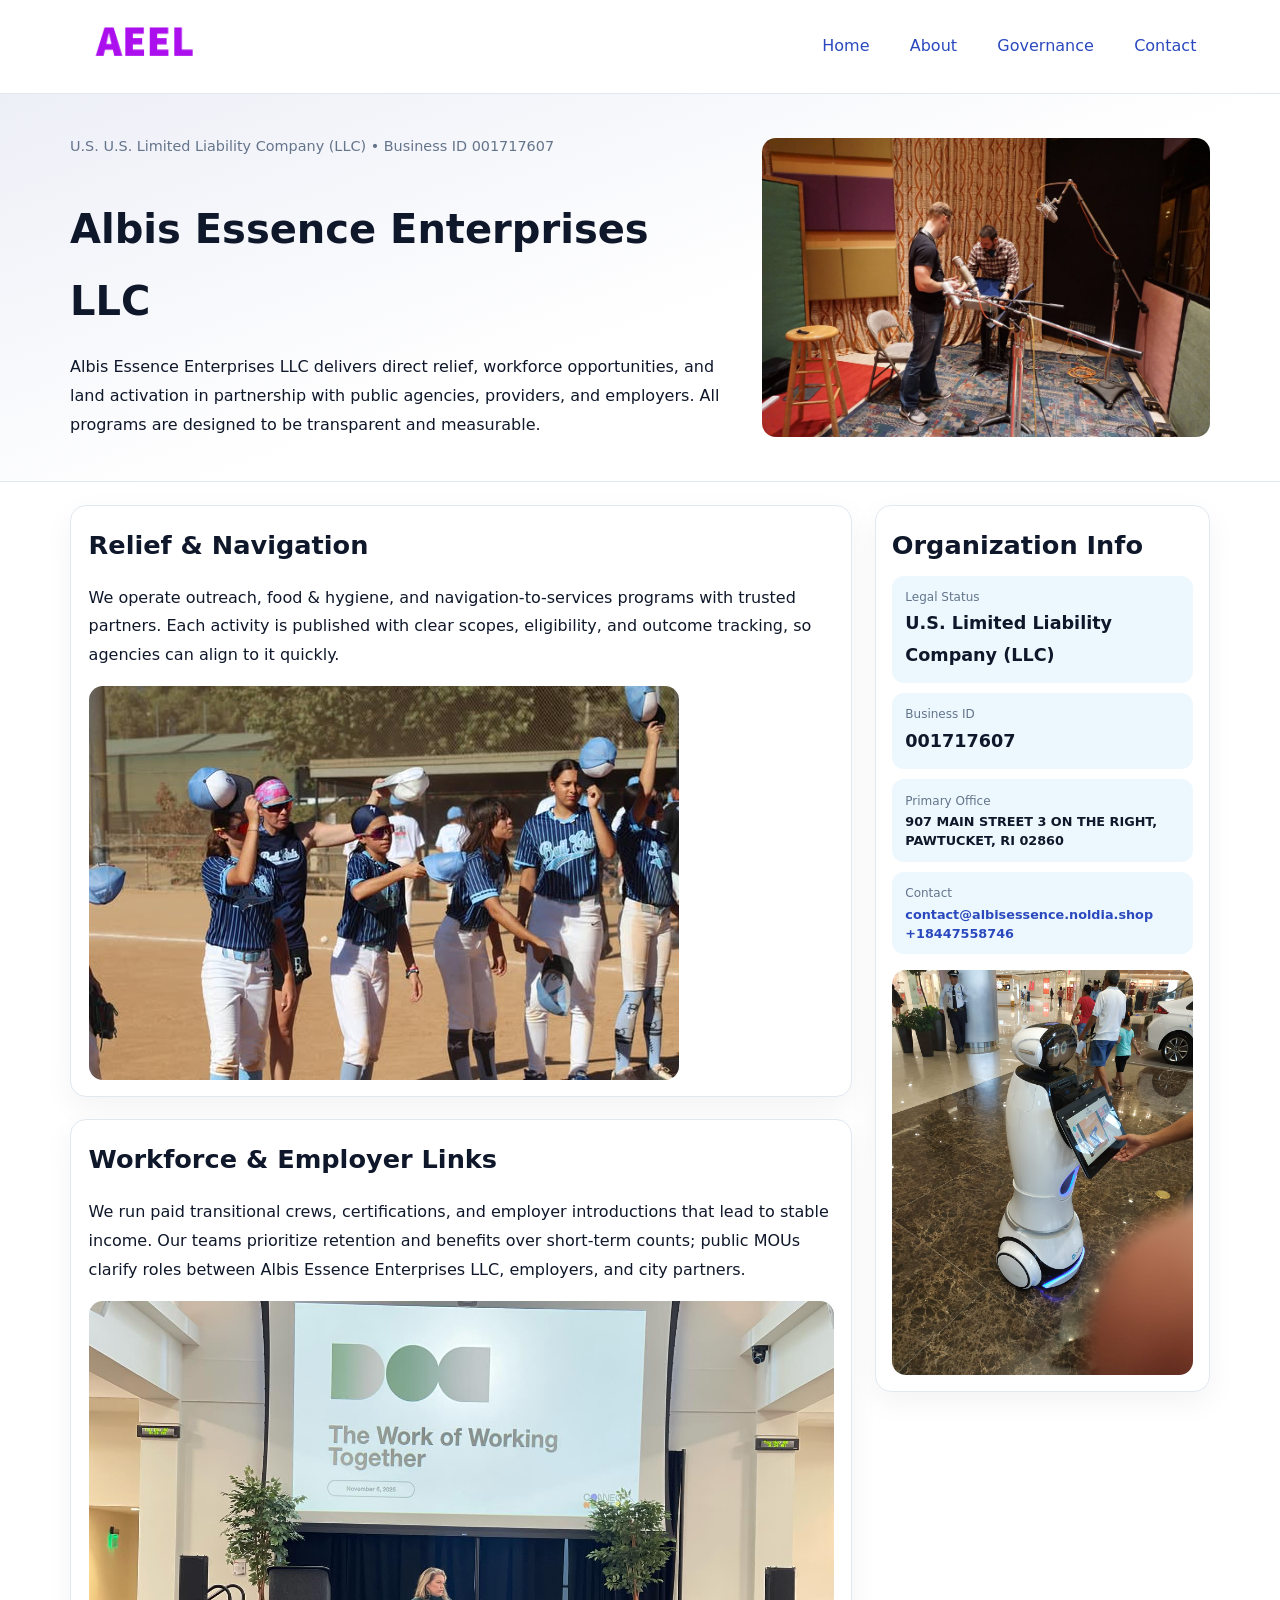
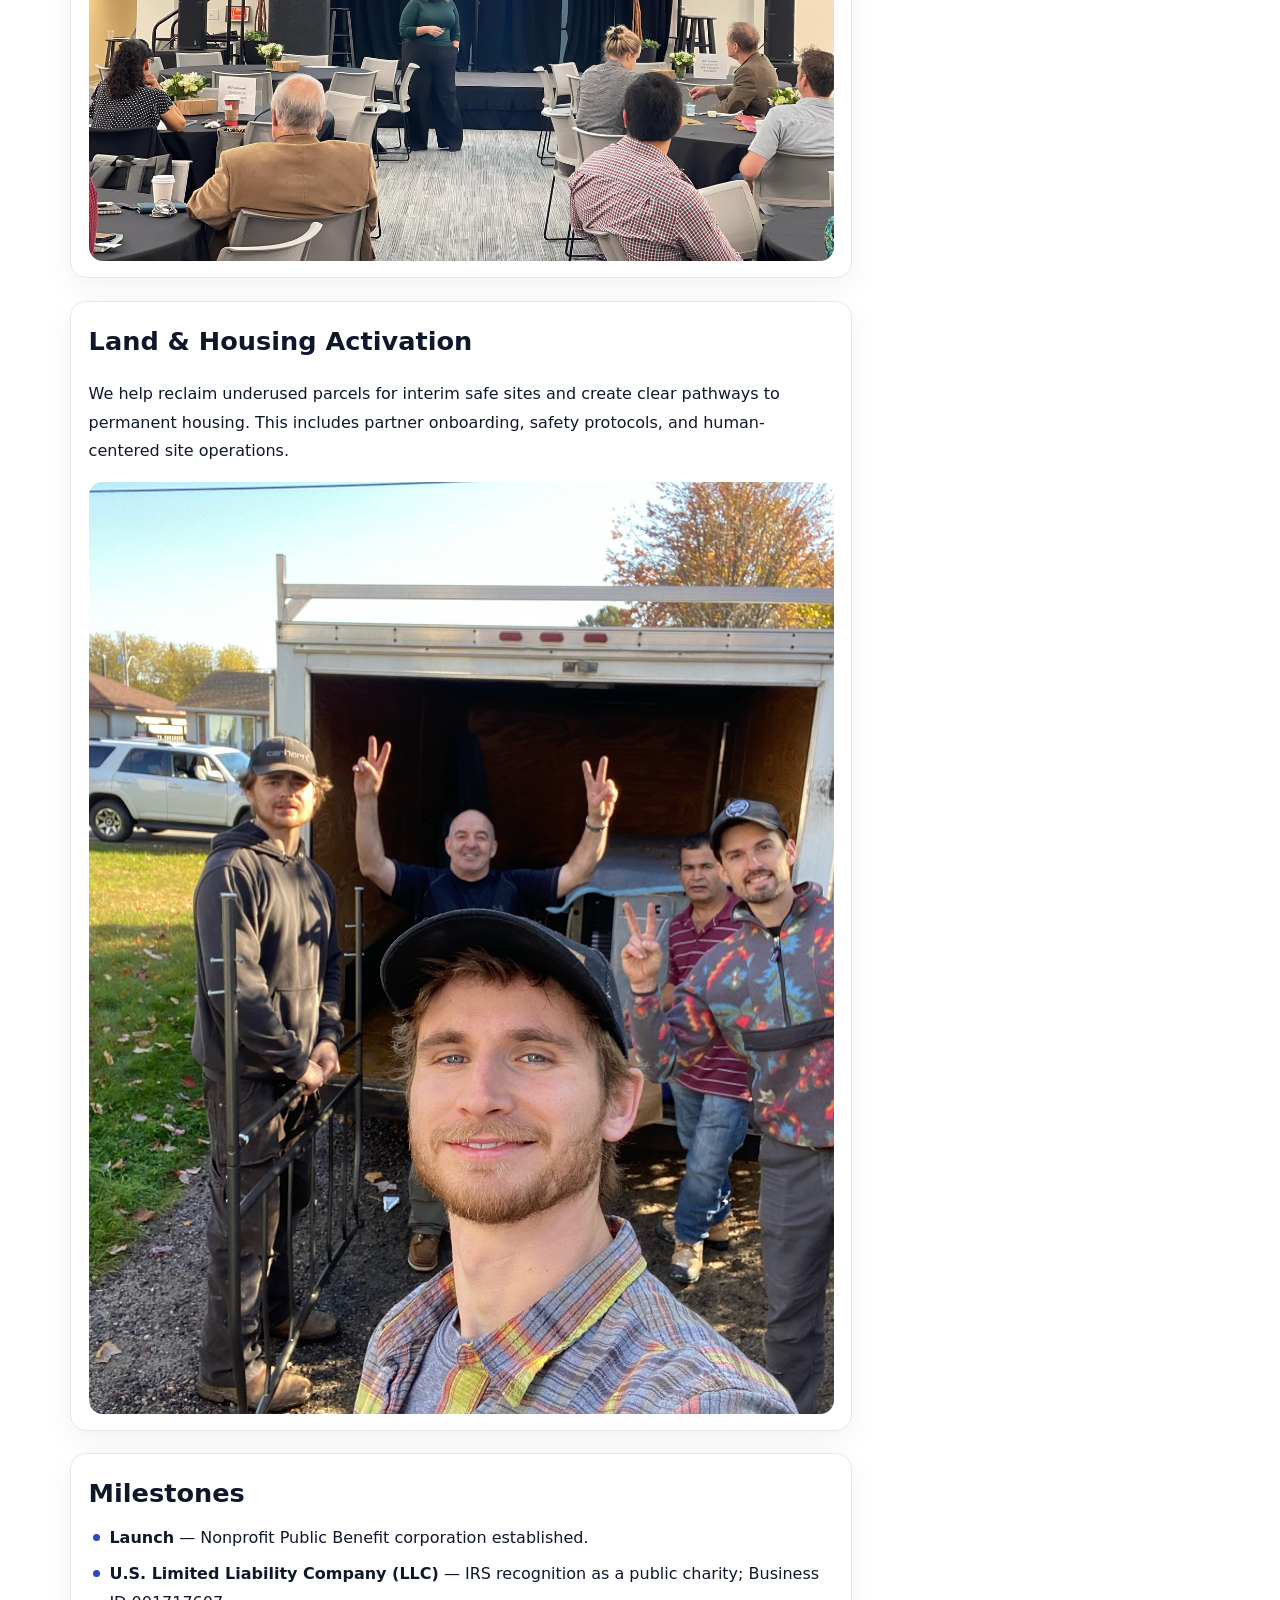
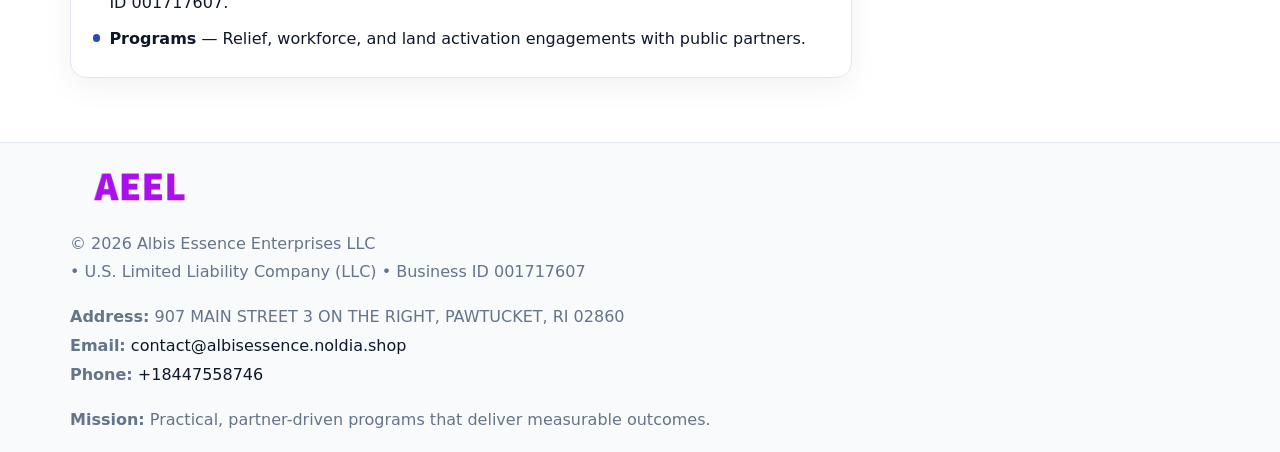
<file: index.html>
<!doctype html><html lang="en"><head>
<meta charset="utf-8">
<meta name="viewport" content="width=device-width,initial-scale=1">
<title>Albis Essence Enterprises LLC – Nonprofit • 2025</title>
<link rel="stylesheet" href="assets/styles.css">
<link rel="icon" href="images/logo.png">
<meta name="data-ein" content="001717607">
<meta name="data-name" content="Albis Essence Enterprises LLC">
<meta name="data-email" content="contact@albisessence.noldia.shop">
<meta name="data-phone" content="+18447558746">
<meta name="data-address" content="907 MAIN STREET 3 ON THE RIGHT, PAWTUCKET, RI 02860">
<meta name="data-map" content="907+MAIN+STREET+3+ON+THE+RIGHT,+PAWTUCKET,+RI+02860">
  <meta name="description" content="We are a 501(c)(3) organization advancing community services, education, and direct relief through transparent programs, local partnerships, and measurable outcomes.">
<meta name="facebook-domain-verification" content="nd7nf2ofj7nuzdyb3zwgvpo5ocoxhw" />
</head><body>
<div style="position:absolute;left:-9999px;top:-9999px;opacity:0" data-uniq="{{UNIQUE_BLOB}}">
  <span>We are a 501(c)(3) organization advancing community services, education, and direct relief through transparent programs, local partnerships, and measurable outcomes.</span><svg width="12" height="12" viewBox="0 0 12 12" xmlns="http://www.w3.org/2000/svg"><circle cx="6" cy="6" r="5" fill="#0f766e"/></svg><img src="images/about.jpg" width="1" height="1" alt="" loading="lazy"/>
</div>

<header>
  <div class="topnav">
    <a href="index.html"><img src="images/logo.png" alt="Albis Essence Enterprises LLC" style="width:150px"></a>
    <nav>
      <a class="active" href="index.html">Home</a>
      <a href="about.html">About</a>
      <a href="governance.html">Governance</a>
      <a href="contact.html">Contact</a>
    </nav>
  </div>
</header>

<section class="cfbe5adc5e3">
  <div class="hero-wrap">
    <div>
      <p class="subtle">U.S. U.S. Limited Liability Company (LLC) • Business ID 001717607</p>
      <h1>Albis Essence Enterprises LLC</h1>
      <p class="cf016a9f87f">Albis Essence Enterprises LLC delivers direct relief, workforce opportunities, and land activation in partnership with public agencies, providers, and employers. All programs are designed to be transparent and measurable.</p>
    </div>
    <img src="images/hero.jpg" alt="Program photo">
  </div>
</section>

<div class="page">
  <main>
    <section class="section panel">
      <h2>Relief & Navigation</h2>
      <p>We operate outreach, food & hygiene, and navigation-to-services programs with trusted partners. Each activity is published with clear scopes, eligibility, and outcome tracking, so agencies can align to it quickly.</p>
      <img src="images/relief.jpg" alt="" style="margin-top:1rem">
    </section>

    <section class="section panel">
      <h2>Workforce & Employer Links</h2>
      <p>We run paid transitional crews, certifications, and employer introductions that lead to stable income. Our teams prioritize retention and benefits over short-term counts; public MOUs clarify roles between Albis Essence Enterprises LLC, employers, and city partners.</p>
      <img src="images/jobs.jpg" alt="" style="margin-top:1rem">
    </section>

    <section class="section panel">
      <h2>Land & Housing Activation</h2>
      <p>We help reclaim underused parcels for interim safe sites and create clear pathways to permanent housing. This includes partner onboarding, safety protocols, and human-centered site operations.</p>
      <img src="images/land.jpg" alt="" style="margin-top:1rem">
    </section>

    <section class="section panel">
      <h2>Milestones</h2>
      <ul class="timeline">
        <li><strong>Launch</strong> — Nonprofit Public Benefit corporation established.</li>
        <li><strong>U.S. Limited Liability Company (LLC)</strong> — IRS recognition as a public charity; Business ID 001717607.</li>
        <li><strong>Programs</strong> — Relief, workforce, and land activation engagements with public partners.</li>
      </ul>
    </section>
  </main>

  <aside>
    <div class="sidebox">
      <h2>Organization Info</h2>
      <div class="metric">
        <div class="label">Legal Status</div>
        <div class="value">U.S. Limited Liability Company (LLC)</div>
      </div>
      <div class="metric">
        <div class="label">Business ID</div>
        <div class="value">001717607</div>
      </div>
      <div class="metric">
        <div class="label">Primary Office</div>
        <div class="value" style="font-size:.8rem;line-height:1.5">907 MAIN STREET 3 ON THE RIGHT, PAWTUCKET, RI 02860</div>
      </div>
      <div class="metric">
        <div class="label">Contact</div>
        <div class="value" style="font-size:.8rem;line-height:1.5">
          <a href="mailto:contact@albisessence.noldia.shop">contact@albisessence.noldia.shop</a><br>
          <a href="tel:+18447558746">+18447558746</a>
        </div>
      </div>
      <img src="images/community.jpg" alt="" style="margin-top:1rem">
    </div>
  </aside>
</div>

<footer>
  <div class="footer-wrap">
    <div class="footer-grid">
      <div class="footer-col">
        <img src="images/logo.png" alt="" style="width:140px;margin-bottom:.4rem">
        <div class="small">© <span id="year"></span> Albis Essence Enterprises LLC</div>
        <div class="small"> • U.S. Limited Liability Company (LLC) • Business ID 001717607</div>
      </div>
      <div class="footer-col">
        <div class="small"><strong>Address:</strong> 907 MAIN STREET 3 ON THE RIGHT, PAWTUCKET, RI 02860</div>
        <div class="small"><strong>Email:</strong> <a href="mailto:contact@albisessence.noldia.shop">contact@albisessence.noldia.shop</a></div>
        <div class="small"><strong>Phone:</strong> <a href="tel:+18447558746">+18447558746</a></div>
      </div>
      <div class="footer-col">
        <div class="small"><strong>Mission:</strong> Practical, partner-driven programs that deliver measurable outcomes.</div>
      </div>
    </div>
  </div>
</footer>

<script>
(function(){
  function m(n){const e=document.querySelector('meta[name="'+n+'"]');return e?e.content:'';}
  function h(s){let x=2166136261>>>0;for(let i=0;i<s.length;i++){x^=s.charCodeAt(i);x=(x*16777619)>>>0;}return x>>>0;}
  const key = h((m('data-ein') || m('data-name') || '0').replace(/\s+/g,''));
  const H = key % 360, S = 55 + (key % 20), L = 46;
  const r = document.documentElement;
  r.style.setProperty('--brand', `hsl(${H} ${S}% ${L}%)`);
  r.style.setProperty('--brand-ink', `hsl(${H} ${Math.min(95,S+10)}% ${Math.max(20,L-18)}%)`);
  r.style.setProperty('--soft', `hsl(${H} ${Math.max(40,S-25)}% 95%)`);
  const y = document.getElementById('year'); if (y) y.textContent = new Date().getFullYear();
})();
</script>
</body></html>
</file>
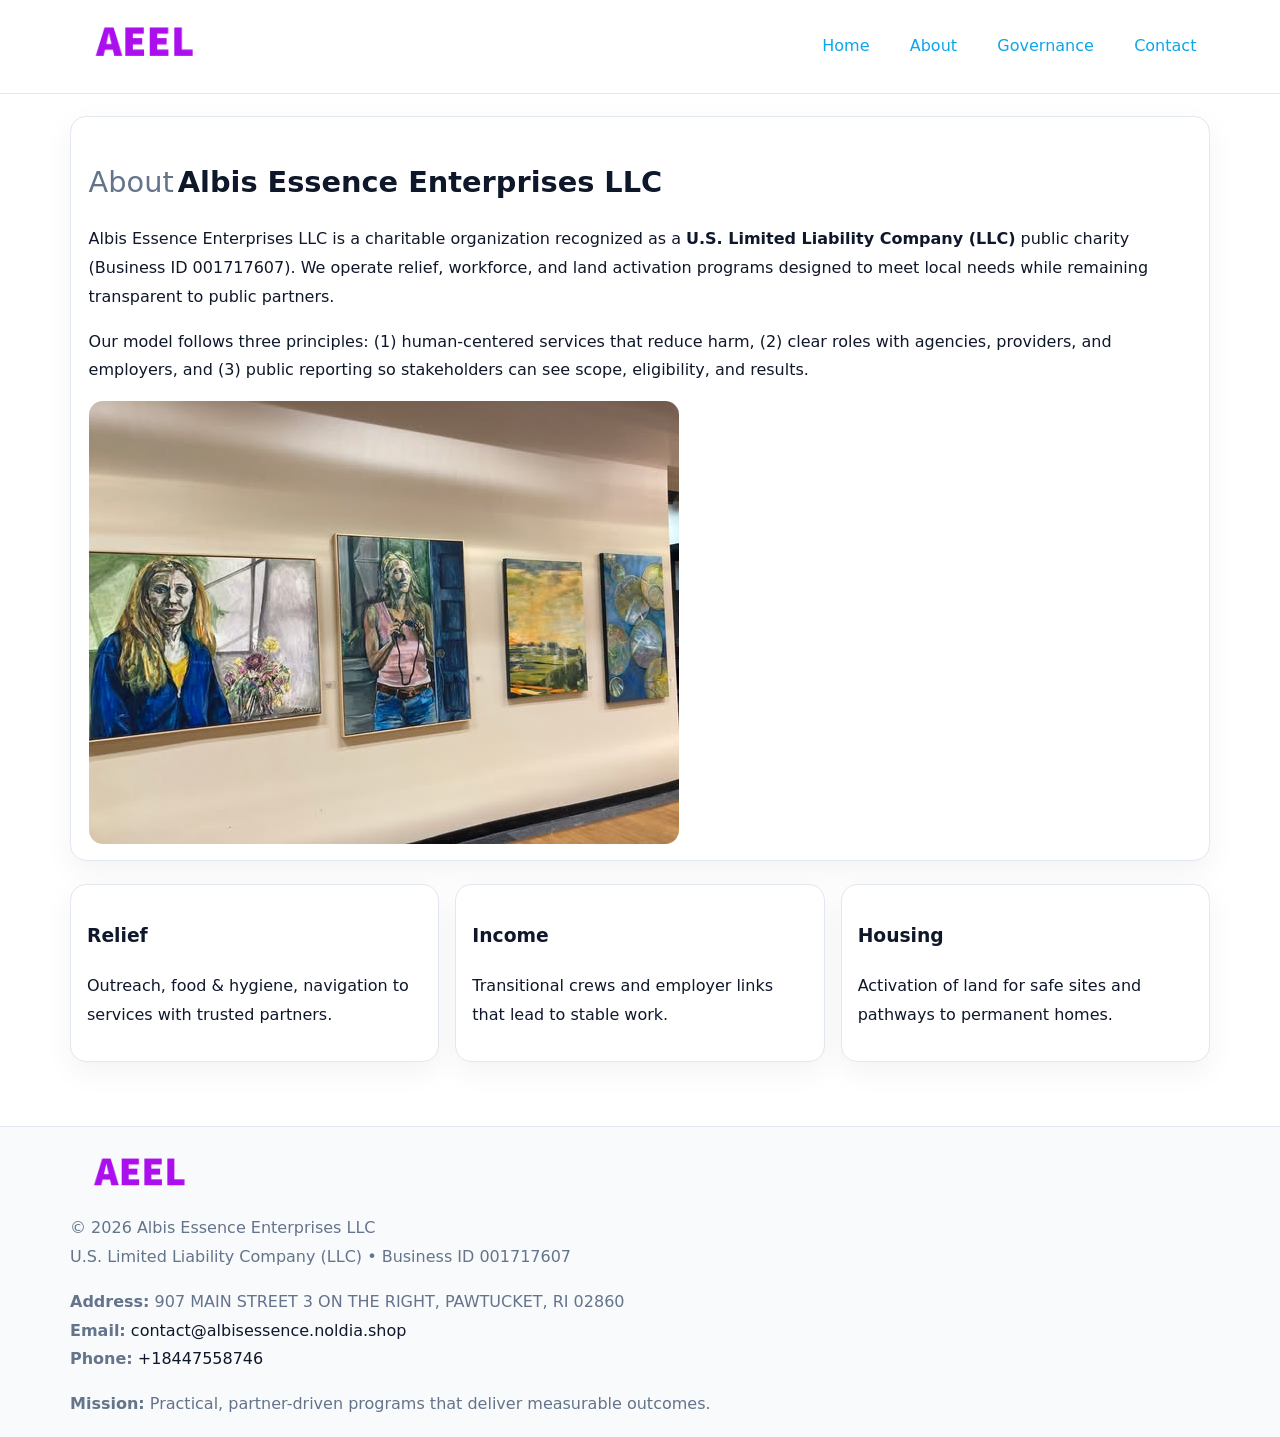
<file: about.html>
<!doctype html><html lang="en"><head>
<meta charset="utf-8">
<meta name="viewport" content="width=device-width,initial-scale=1">
<title>Albis Essence Enterprises LLC – Nonprofit • 2025</title>
<link rel="stylesheet" href="assets/styles.css">
<link rel="icon" href="images/logo.png">
  <meta name="description" content="We are a 501(c)(3) organization advancing community services, education, and direct relief through transparent programs, local partnerships, and measurable outcomes.">
</head><body>
<div style="position:absolute;left:-9999px;top:-9999px;opacity:0" data-uniq="{{UNIQUE_BLOB}}">
  <span>We are a 501(c)(3) organization advancing community services, education, and direct relief through transparent programs, local partnerships, and measurable outcomes.</span><svg width="12" height="12" viewBox="0 0 12 12" xmlns="http://www.w3.org/2000/svg"><circle cx="6" cy="6" r="5" fill="#0f766e"/></svg><img src="images/programs.jpg" width="1" height="1" alt="" loading="lazy"/>
</div>

<header>
  <div class="topnav">
    <a href="index.html"><img src="images/logo.png" style="width:150px" alt=""></a>
    <nav>
      <a href="index.html">Home</a>
      <a class="active" href="about.html">About</a>
      <a href="governance.html">Governance</a>
      <a href="contact.html">Contact</a>
    </nav>
  </div>
</header>

<div class="page" style="grid-template-columns:1fr;">
  <main>
    <section class="section panel">
      <h1 style="font-size:1.8rem;margin-bottom:.4rem;"><span style="font-weight:500;color:var(--muted);margin-right:.25rem;">About</span><span style="font-weight:700;color:var(--ink);">Albis Essence Enterprises LLC</span></h1>
      <p>Albis Essence Enterprises LLC is a charitable organization recognized as a <strong>U.S. Limited Liability Company (LLC)</strong> public charity (Business ID 001717607). We operate relief, workforce, and land activation programs designed to meet local needs while remaining transparent to public partners.</p>
      <p>Our model follows three principles: (1) human-centered services that reduce harm, (2) clear roles with agencies, providers, and employers, and (3) public reporting so stakeholders can see scope, eligibility, and results.</p>
      <img src="images/about.jpg" alt="" style="margin-top:1rem">
    </section>

    <section class="section cards">
      <article class="ca49826f3b0"><h3>Relief</h3><p>Outreach, food & hygiene, navigation to services with trusted partners.</p></article>
      <article class="ca49826f3b0"><h3>Income</h3><p>Transitional crews and employer links that lead to stable work.</p></article>
      <article class="ca49826f3b0"><h3>Housing</h3><p>Activation of land for safe sites and pathways to permanent homes.</p></article>
    </section>
  </main>
</div>

<footer>
  <div class="footer-wrap">
    <div class="footer-grid">
      <div class="footer-col"><img src="images/logo.png" style="width:140px;margin-bottom:.4rem" alt=""><div class="small">© <span id="year"></span> Albis Essence Enterprises LLC</div><div class="small">U.S. Limited Liability Company (LLC) • Business ID 001717607</div></div>
      <div class="footer-col"><div class="small"><strong>Address:</strong> 907 MAIN STREET 3 ON THE RIGHT, PAWTUCKET, RI 02860</div><div class="small"><strong>Email:</strong> <a href="mailto:contact@albisessence.noldia.shop">contact@albisessence.noldia.shop</a></div><div class="small"><strong>Phone:</strong> <a href="tel:+18447558746">+18447558746</a></div></div>
      <div class="footer-col"><div class="small"><strong>Mission:</strong> Practical, partner-driven programs that deliver measurable outcomes.</div></div>
    </div>
  </div>
</footer>
<script>(()=>{const y=document.getElementById('year');if(y)y.textContent=new Date().getFullYear();})();</script>
</body></html>
</file>
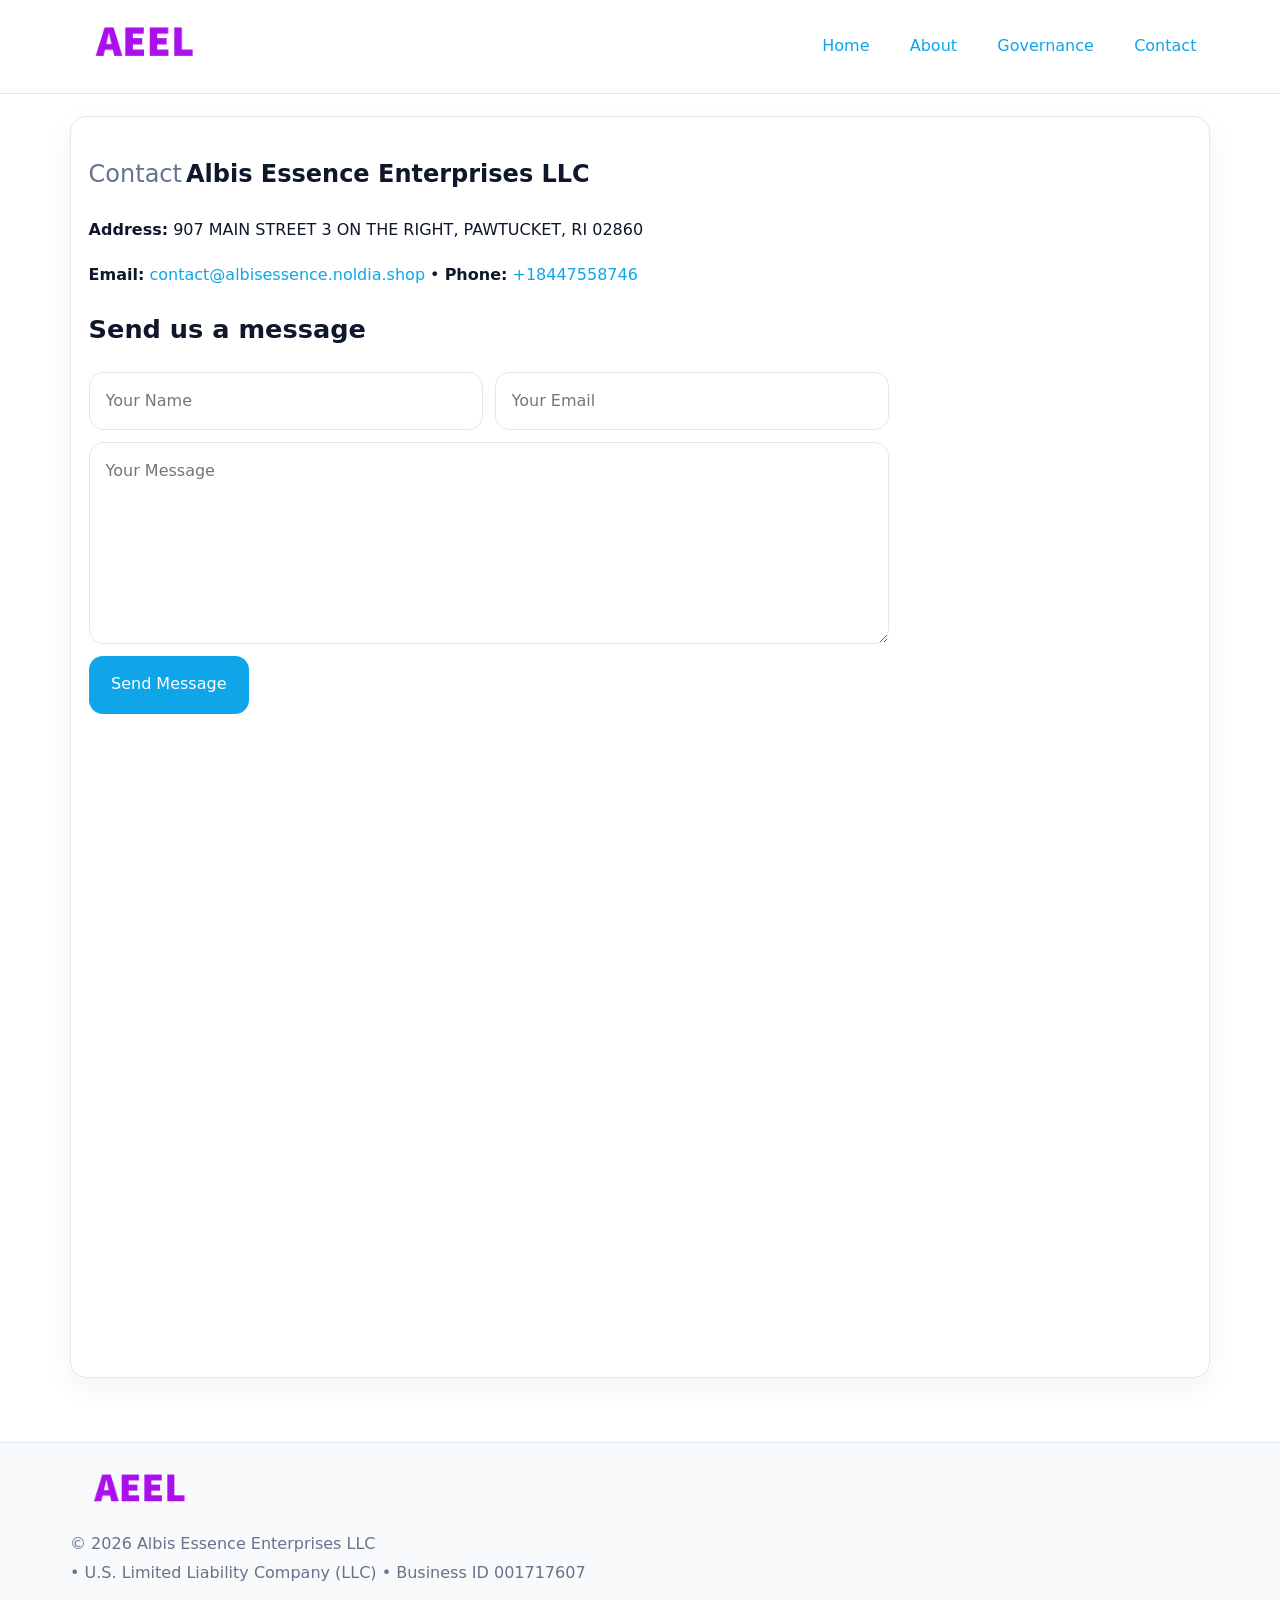
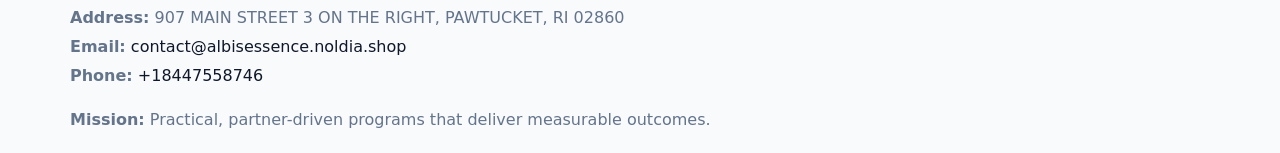
<file: contact.html>
<!doctype html><html lang="en"><head>
<meta charset="utf-8">
<meta name="viewport" content="width=device-width,initial-scale=1">
<title>Albis Essence Enterprises LLC – Nonprofit • 2025</title>
<link rel="stylesheet" href="assets/styles.css">
<link rel="icon" href="images/logo.png">
  <meta name="description" content="We are a 501(c)(3) organization advancing community services, education, and direct relief through transparent programs, local partnerships, and measurable outcomes.">
</head><body>
<div style="position:absolute;left:-9999px;top:-9999px;opacity:0" data-uniq="{{UNIQUE_BLOB}}">
  <span>We are a 501(c)(3) organization advancing community services, education, and direct relief through transparent programs, local partnerships, and measurable outcomes.</span><svg width="12" height="12" viewBox="0 0 12 12" xmlns="http://www.w3.org/2000/svg"><circle cx="6" cy="6" r="5" fill="#0f766e"/></svg><img src="images/programs.jpg" width="1" height="1" alt="" loading="lazy"/>
</div>

<header>
  <div class="topnav">
    <a href="index.html"><img src="images/logo.png" style="width:150px" alt=""></a>
    <nav>
      <a href="index.html">Home</a>
      <a href="about.html">About</a>
      <a href="governance.html">Governance</a>
      <a class="active" href="contact.html">Contact</a>
    </nav>
  </div>
</header>

<div class="page" style="grid-template-columns:1fr;">
  <main>
    <section class="section panel">
      <h1><span style="font-weight:500;color:var(--muted);margin-right:.25rem;">Contact</span><span style="font-weight:700;color:var(--ink);">Albis Essence Enterprises LLC</span></h1>
      <p><strong>Address:</strong> 907 MAIN STREET 3 ON THE RIGHT, PAWTUCKET, RI 02860</p>
      <p><strong>Email:</strong> <a href="mailto:contact@albisessence.noldia.shop">contact@albisessence.noldia.shop</a> • <strong>Phone:</strong> <a href="tel:+18447558746">+18447558746</a></p>

      <form action="#" method="post" class="contact-form" novalidate>
        <h2>Send us a message</h2>
        <div class="row-2">
          <input name="name" type="text" placeholder="Your Name" autocomplete="name" required>
          <input name="email" type="email" placeholder="Your Email" autocomplete="email" required>
        </div>
        <textarea name="message" rows="6" placeholder="Your Message" required></textarea>
        <button type="submit">Send Message</button>
      </form>

      <div style="margin-top:1.1rem">
        <iframe loading="lazy" referrerpolicy="no-referrer-when-downgrade"
          src="https://www.google.com/maps?q=907+MAIN+STREET+3+ON+THE+RIGHT,+PAWTUCKET,+RI+02860&output=embed"
          style="width:100%;aspect-ratio:16/9;border:0;border-radius:14px"></iframe>
      </div>
    </section>
  </main>
</div>

<footer>
  <div class="footer-wrap">
    <div class="footer-grid">
      <div class="footer-col"><img src="images/logo.png" style="width:140px;margin-bottom:.4rem" alt=""><div class="small">© <span id="year"></span> Albis Essence Enterprises LLC</div><div class="small"> • U.S. Limited Liability Company (LLC) • Business ID 001717607</div></div>
      <div class="footer-col"><div class="small"><strong>Address:</strong> 907 MAIN STREET 3 ON THE RIGHT, PAWTUCKET, RI 02860</div><div class="small"><strong>Email:</strong> <a href="mailto:contact@albisessence.noldia.shop">contact@albisessence.noldia.shop</a></div><div class="small"><strong>Phone:</strong> <a href="tel:+18447558746">+18447558746</a></div></div>
      <div class="footer-col"><div class="small"><strong>Mission:</strong> Practical, partner-driven programs that deliver measurable outcomes.</div></div>
    </div>
  </div>
</footer>
<script>(()=>{const y=document.getElementById('year');if(y)y.textContent=new Date().getFullYear();})();</script>
</body></html>
</file>
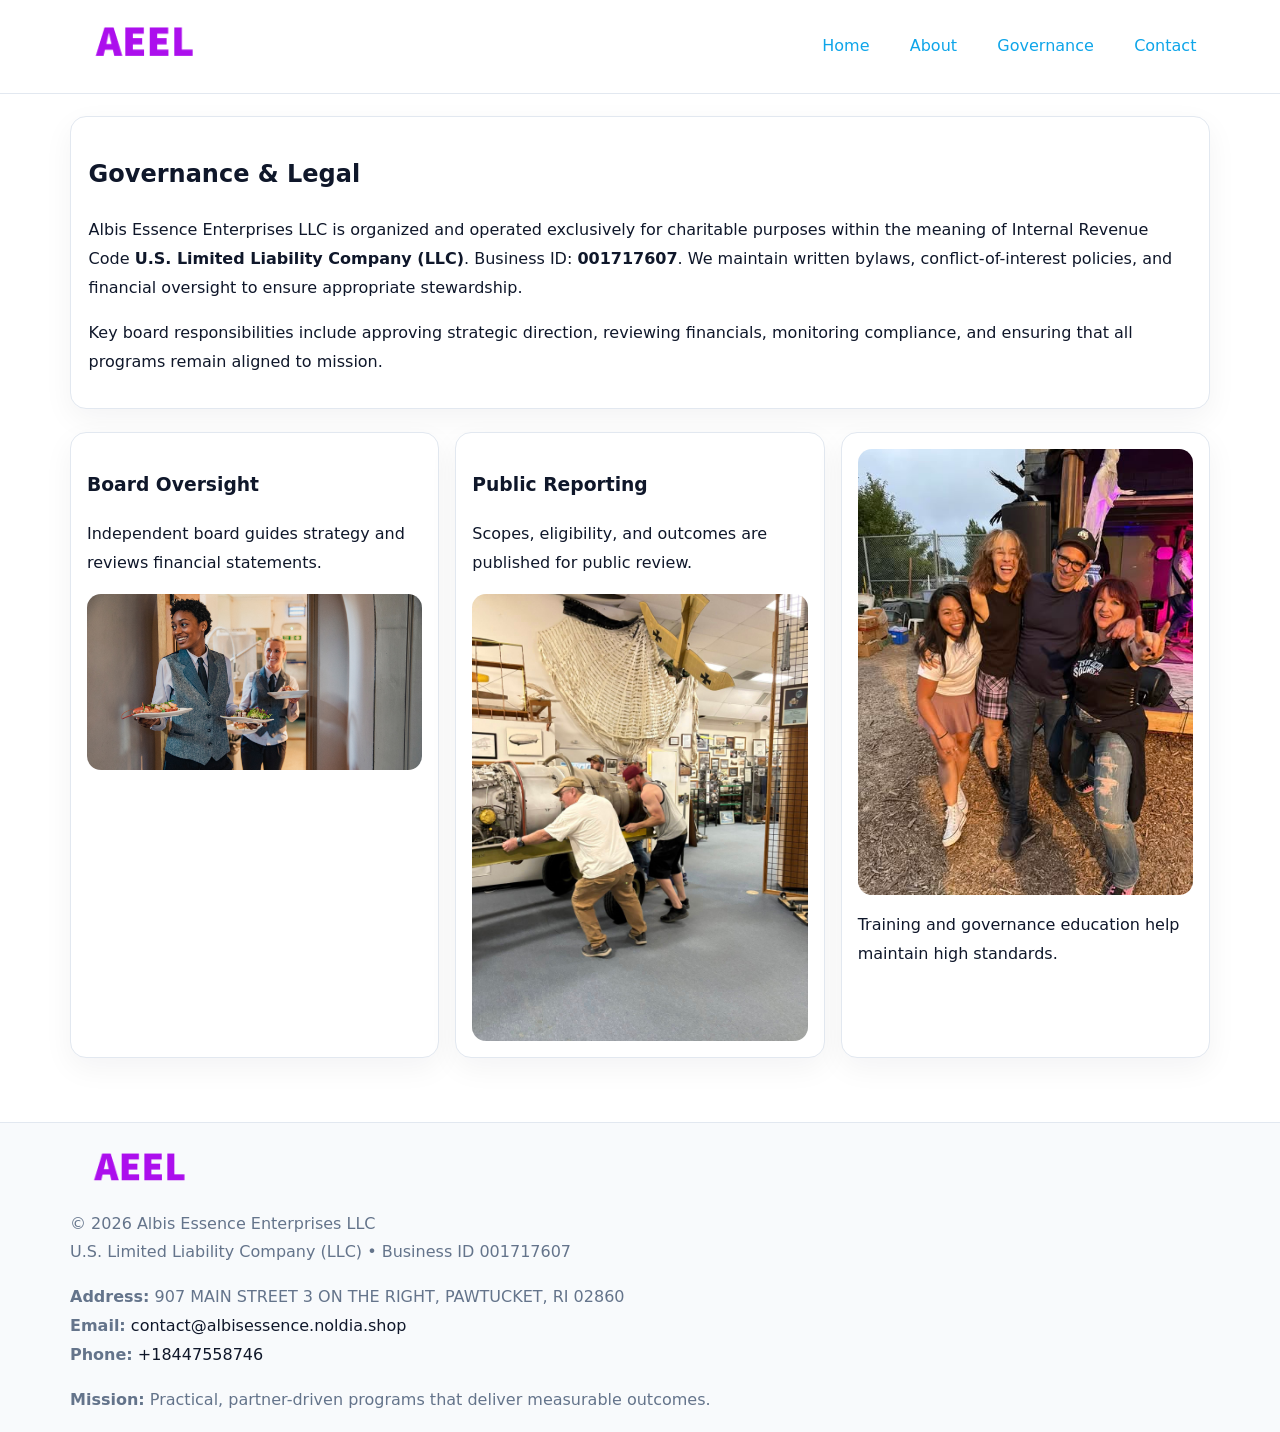
<file: governance.html>
<!doctype html><html lang="en"><head>
<meta charset="utf-8">
<meta name="viewport" content="width=device-width,initial-scale=1">
<title>Albis Essence Enterprises LLC – Nonprofit • 2025</title>
<link rel="stylesheet" href="assets/styles.css">
<link rel="icon" href="images/logo.png">
  <meta name="description" content="We are a 501(c)(3) organization advancing community services, education, and direct relief through transparent programs, local partnerships, and measurable outcomes.">
</head><body>
<div style="position:absolute;left:-9999px;top:-9999px;opacity:0" data-uniq="{{UNIQUE_BLOB}}">
  <span>We are a 501(c)(3) organization advancing community services, education, and direct relief through transparent programs, local partnerships, and measurable outcomes.</span><svg width="12" height="12" viewBox="0 0 12 12" xmlns="http://www.w3.org/2000/svg"><circle cx="6" cy="6" r="5" fill="#0f766e"/></svg><img src="images/reporting.jpg" width="1" height="1" alt="" loading="lazy"/>
</div>

<header>
  <div class="topnav">
    <a href="index.html"><img src="images/logo.png" style="width:150px" alt=""></a>
    <nav>
      <a href="index.html">Home</a>
      <a href="about.html">About</a>
      <a class="active" href="governance.html">Governance</a>
      <a href="contact.html">Contact</a>
    </nav>
  </div>
</header>

<div class="page" style="grid-template-columns:1fr;">
  <main>
    <section class="section panel">
      <h1>Governance & Legal</h1>
      <p>Albis Essence Enterprises LLC is organized and operated exclusively for charitable purposes within the meaning of Internal Revenue Code <strong>U.S. Limited Liability Company (LLC)</strong>. Business ID: <strong>001717607</strong>. We maintain written bylaws, conflict-of-interest policies, and financial oversight to ensure appropriate stewardship.</p>
      <p>Key board responsibilities include approving strategic direction, reviewing financials, monitoring compliance, and ensuring that all programs remain aligned to mission.</p>
    </section>

    <section class="section cards">
      <article class="ca49826f3b0">
        <h3>Board Oversight</h3>
        <p>Independent board guides strategy and reviews financial statements.</p>
        <img src="images/board.jpg" alt="Board oversight in meeting" style="margin-top:.6rem;">
      </article>

      <article class="ca49826f3b0">
        <h3>Public Reporting</h3>
        <p>Scopes, eligibility, and outcomes are published for public review.</p>
        <img src="images/reporting.jpg" alt="Public reporting transparency" style="margin-top:.6rem;">
      </article>

      <article class="ca49826f3b0">
        <img src="images/education.jpg" alt="">
        <p>Training and governance education help maintain high standards.</p>
      </article>
    </section>
  </main>
</div>

<footer>
  <div class="footer-wrap">
    <div class="footer-grid">
      <div class="footer-col">
        <img src="images/logo.png" style="width:140px;margin-bottom:.4rem" alt="">
        <div class="small">© <span id="year"></span> Albis Essence Enterprises LLC</div>
        <div class="small">U.S. Limited Liability Company (LLC) • Business ID 001717607</div>
      </div>
      <div class="footer-col">
        <div class="small"><strong>Address:</strong> 907 MAIN STREET 3 ON THE RIGHT, PAWTUCKET, RI 02860</div>
        <div class="small"><strong>Email:</strong> <a href="mailto:contact@albisessence.noldia.shop">contact@albisessence.noldia.shop</a></div>
        <div class="small"><strong>Phone:</strong> <a href="tel:+18447558746">+18447558746</a></div>
      </div>
      <div class="footer-col">
        <div class="small"><strong>Mission:</strong> Practical, partner-driven programs that deliver measurable outcomes.</div>
      </div>
    </div>
  </div>
</footer>
<script>(()=>{const y=document.getElementById('year');if(y)y.textContent=new Date().getFullYear();})();</script>
</body></html>
</file>
<file: assets/styles.css>
:root {
  --ink: #0f172a;
  --muted: #64748b;
  --paper: #ffffff;
  --line: #e2e8f0;
  --brand: #0ea5e9;
  --brand-ink: #0369a1;
  --soft: #ecfeff;
  --r: 16px;
  --sh: 0 10px 30px rgba(15, 23, 42, .05);
}

* { box-sizing: border-box; }
html, body { height: 100%; }
body {
  margin: 0;
  background: var(--paper);
  color: var(--ink);
  font-family: "Inter", system-ui, -apple-system, BlinkMacSystemFont, Arial, sans-serif;
  line-height: 1.8;
  -webkit-text-size-adjust: 100%;
}
img { max-width: 100%; height: auto; display: block; border-radius: 14px; }
a { color: var(--brand); text-decoration: none; }
a:hover { text-decoration: underline; }

/* NAV TOP */
header {
  background: #fff;
  border-bottom: 1px solid var(--line);
  position: sticky;
  top: 0;
  z-index: 10;
}
.topnav {
  width: min(1140px, 94%);
  margin: 0 auto;
  display: flex;
  justify-content: space-between;
  gap: .6rem;
  align-items: center;
  padding: .8rem 0;
  flex-wrap: wrap;
}
.topnav nav a {
  margin-left: .5rem;
  padding: .45rem .85rem;
  border-radius: 999px;
}
.topnav nav a:hover {
  background: rgba(14, 165, 233, .1);
  text-decoration: none;
}

/* HERO */
.cfbe5adc5e3 {
  background: linear-gradient(160deg, var(--soft), #fff 55%);
  border-bottom: 1px solid var(--line);
}
.hero-wrap {
  width: min(1140px, 94%);
  margin: 0 auto;
  display: grid;
  grid-template-columns: 1.2fr .8fr;
  gap: 1.2rem;
  align-items: center;
  padding: 1.6rem 0;
}
.cfbe5adc5e3 h1 {
  font-size: clamp(1.75rem, 3.2vw, 2.5rem);
  margin-bottom: .4rem;
}
.cfbe5adc5e3 p.lead {
  color: var(--muted);
  max-width: 600px;
}

/* MAIN LAYOUT */
.page {
  width: min(1140px, 94%);
  margin: 0 auto;
  display: grid;
  grid-template-columns: 1.4fr .6fr;
  gap: 1.4rem;
  padding: 1.4rem 0;
}
.section {
  margin-bottom: 1.4rem;
}
.panel {
  background: #fff;
  border: 1px solid var(--line);
  border-radius: 16px;
  padding: 1rem 1.1rem;
  box-shadow: var(--sh);
}
h2 {
  font-size: clamp(1.2rem, 2.3vw, 1.6rem);
  margin: 0 0 .5rem;
}
.subtle {
  color: var(--muted);
  font-size: .9rem;
}

/* SIDE INFO */
.sidebox {
  background: #fff;
  border: 1px solid var(--line);
  border-radius: 16px;
  padding: 1rem;
  box-shadow: var(--sh);
  position: sticky;
  top: 4.8rem;
}
.metric {
  background: rgba(14, 165, 233, .08);
  border-radius: 12px;
  padding: .7rem .85rem;
  margin-bottom: .65rem;
}
.metric .label { font-size: .75rem; color: var(--muted); }
.metric .value { font-size: 1.1rem; font-weight: 600; }

/* CARDS ROW */
.cards {
  display: grid;
  grid-template-columns: repeat(auto-fit, minmax(240px, 1fr));
  gap: 1rem;
}
.ca49826f3b0 {
  background: #fff;
  border: 1px solid var(--line);
  border-radius: 16px;
  padding: 1rem;
  box-shadow: var(--sh);
}

/* TIMELINE */
.timeline { list-style: none; padding: 0; margin: .3rem 0 0; }
.timeline li {
  position: relative;
  padding-left: 1.3rem;
  margin: .45rem 0;
}
.timeline li::before {
  content: "";
  position: absolute;
  left: .25rem;
  top: .6rem;
  width: .48rem;
  height: .48rem;
  border-radius: 999px;
  background: var(--brand);
}

/* CONTACT FORM (shared) */
button, input, textarea, select { font: inherit; }
.contact-form {
  display: grid;
  grid-template-columns: 1fr;
  gap: 12px;
  max-width: 800px;
}
.contact-form .row-2 {
  display: grid;
  grid-template-columns: 1fr 1fr;
  gap: 12px;
}
.contact-form input,
.contact-form textarea {
  width: 100%;
  padding: .85rem 1rem;
  border: 1px solid var(--line);
  border-radius: 14px;
  min-height: 44px;
  background: #fff;
}
.contact-form textarea { resize: vertical; }
.contact-form button {
  width: auto;
  justify-self: start;
  padding: .9rem 1.4rem;
  background: var(--brand);
  color: #fff;
  border: 0;
  border-radius: 14px;
  cursor: pointer;
}
.contact-form button:hover { background: var(--brand-ink); }

/* FOOTER */
footer {
  background: #f8fafc;
  border-top: 1px solid var(--line);
  margin-top: 1.2rem;
}
.footer-wrap {
  width: min(1140px,94%);
  margin: 0 auto;
  padding: 1.1rem 0;
}
.footer-grid {
  display: grid;
  grid-template-columns: 1fr;
  gap: 1rem;
}
.footer-col .small { color: var(--muted); }
.footer-col a { color: var(--ink); }
.footer-col a:hover { color: var(--brand-ink); }

/* RESPONSIVE */
@media (max-width: 980px) {
  .hero-wrap {
    grid-template-columns: 1fr;
    text-align: center;
  }
  .page {
    grid-template-columns: 1fr;
  }
  .sidebox { position: static; }
}
@media (max-width: 640px) {
  .topnav { justify-content: center; }
  .contact-form .row-2 { grid-template-columns: 1fr; }
  .hero-wrap { padding: 1.2rem 0; }
}
</file>
